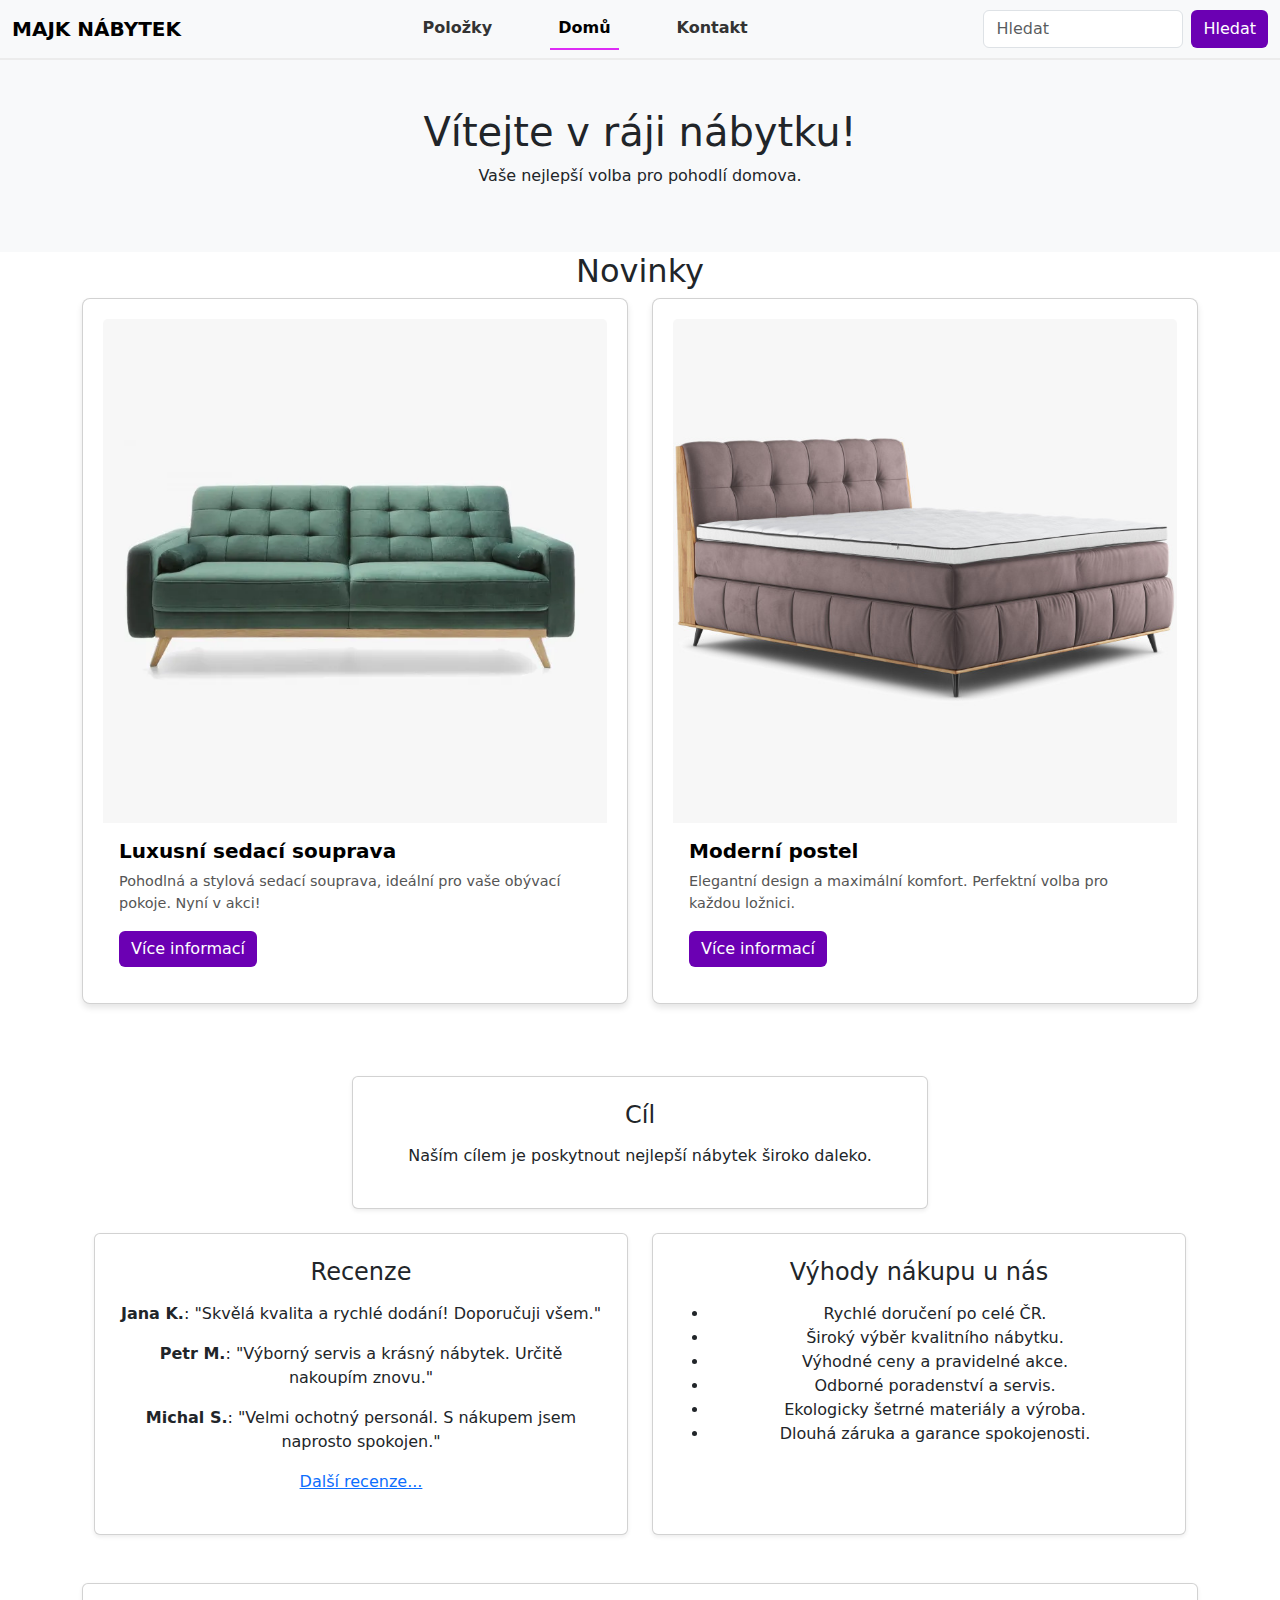
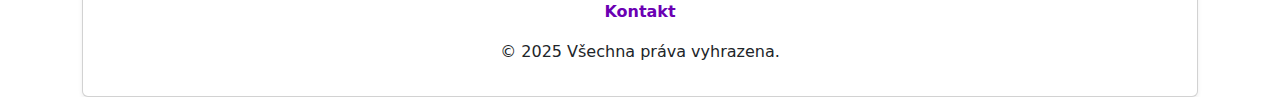
<file: index.html>
<!DOCTYPE html>
<html lang="en">
<head>
    <meta charset="UTF-8">
    <meta name="viewport" content="width=device-width, initial-scale=1.0">
    <title>Eshop</title>
    <link rel="stylesheet" href="style.css">
    <link href="https://cdn.jsdelivr.net/npm/bootstrap@5.3.0-alpha1/dist/css/bootstrap.min.css" rel="stylesheet">
</head>
<style>
  .btn-custom {
          background-color: #6b00b3;
          color: white;
          border: none;
      }

  .btn-custom:hover {
          background-color: #6b00b3;
      }
</style>
<body>

    <nav class="navbar navbar-expand-lg bg-body-tertiary">
        <div class="container-fluid">
          <a class="navbar-brand">MAJK NÁBYTEK</a>
          <button class="navbar-toggler" type="button" data-bs-toggle="collapse" data-bs-target="#navbarNav" aria-controls="navbarNav" aria-expanded="false" aria-label="Toggle navigation">
            <span class="navbar-toggler-icon"></span>
          </button>
          <div class="collapse navbar-collapse" id="navbarNav">
            <ul class="navbar-nav">
              <li class="nav-item">
                <a class="nav-link" href="polozky.html">Položky</a>
              </li>
              <li class="nav-item">
                <a class="nav-link active" aria-current="page" href="index.html">Domů</a>
              </li>
              <li class="nav-item">
                <a class="nav-link" href="kontakt.html">Kontakt</a>
              </li>
            </ul>
            <form class="d-flex" role="search">
              <input class="form-control me-2" type="search" placeholder="Hledat" aria-label="Hledat">
              <button class="btn btn-custom" type="submit">Hledat</button>
            </form>
          </div>
        </div>
      </nav>

      <header class="text-center p-5 bg-light">
        <h1>Vítejte v ráji nábytku!</h1>
        <p>Vaše nejlepší volba pro pohodlí domova.</p>
      </header>

      <section id="novinky" class="container mb-5">
        <h2 class="text-center">Novinky</h2>
        <div class="row">
          <div class="col-md-6 mb-4">
            <div class="card">
              <img src="images/nova-sedacka.png" class="card-img-top" alt="Nová sedací souprava">
              <div class="card-body">
                <h5 class="card-title">Luxusní sedací souprava</h5>
                <p class="card-text">Pohodlná a stylová sedací souprava, ideální pro vaše obývací pokoje. Nyní v akci!</p>
                <button class="btn btn-custom">Více informací</button>
              </div>
            </div>
          </div>
          <div class="col-md-6 mb-4">
            <div class="card">
              <img src="images/nova-postel.png" class="card-img-top" alt="Moderní postel">
              <div class="card-body">
                <h5 class="card-title">Moderní postel</h5>
                <p class="card-text">Elegantní design a maximální komfort. Perfektní volba pro každou ložnici.</p>
                <button class="btn btn-custom">Více informací</button>
              </div>
            </div>
          </div>
        </div>
      </section>


      <section id="info" class="container mb-5 text-center">
        <div class="row justify-content-center">
          <div class="col-12">
            <div class="card p-4 shadow-sm">
              <h2>Cíl</h2>
              <p>Naším cílem je poskytnout nejlepší nábytek široko daleko.</p>
            </div>
          </div>
        </div>
        <div class="row mt-4">
          <div class="col-md-6">
            <div class="card p-4 shadow-sm h-100">
              <h2>Recenze</h2>
              <p><strong>Jana K.</strong>: "Skvělá kvalita a rychlé dodání! Doporučuji všem."</p>
              <p><strong>Petr M.</strong>: "Výborný servis a krásný nábytek. Určitě nakoupím znovu."</p>
              <p><strong>Michal S.</strong>: "Velmi ochotný personál. S nákupem jsem naprosto spokojen."</p>
              <p><a href="#">Další recenze...</a></p>
            </div>
          </div>
          <div class="col-md-6">
            <div class="card p-4 shadow-sm h-100">
              <h2>Výhody nákupu u nás</h2>
              <ul>
                <li>Rychlé doručení po celé ČR.</li>
                <li>Široký výběr kvalitního nábytku.</li>
                <li>Výhodné ceny a pravidelné akce.</li>
                <li>Odborné poradenství a servis.</li>
                <li>Ekologicky šetrné materiály a výroba.</li>
                <li> Dlouhá záruka a garance spokojenosti.</li>
              </ul>
            </div>
          </div>
        </div>
      </section>
      
      <footer class="container mt-5">
        <div class="card p-3 shadow-sm text-center">
          <p><a href="kontakt.html" class="footer-link">Kontakt</a></p>
          <p>&copy; 2025 Všechna práva vyhrazena.</p>
        </div>
      </footer>

    <script src="https://cdn.jsdelivr.net/npm/bootstrap@5.3.0-alpha1/dist/js/bootstrap.bundle.min.js"></script>
</body>
</html>
</file>
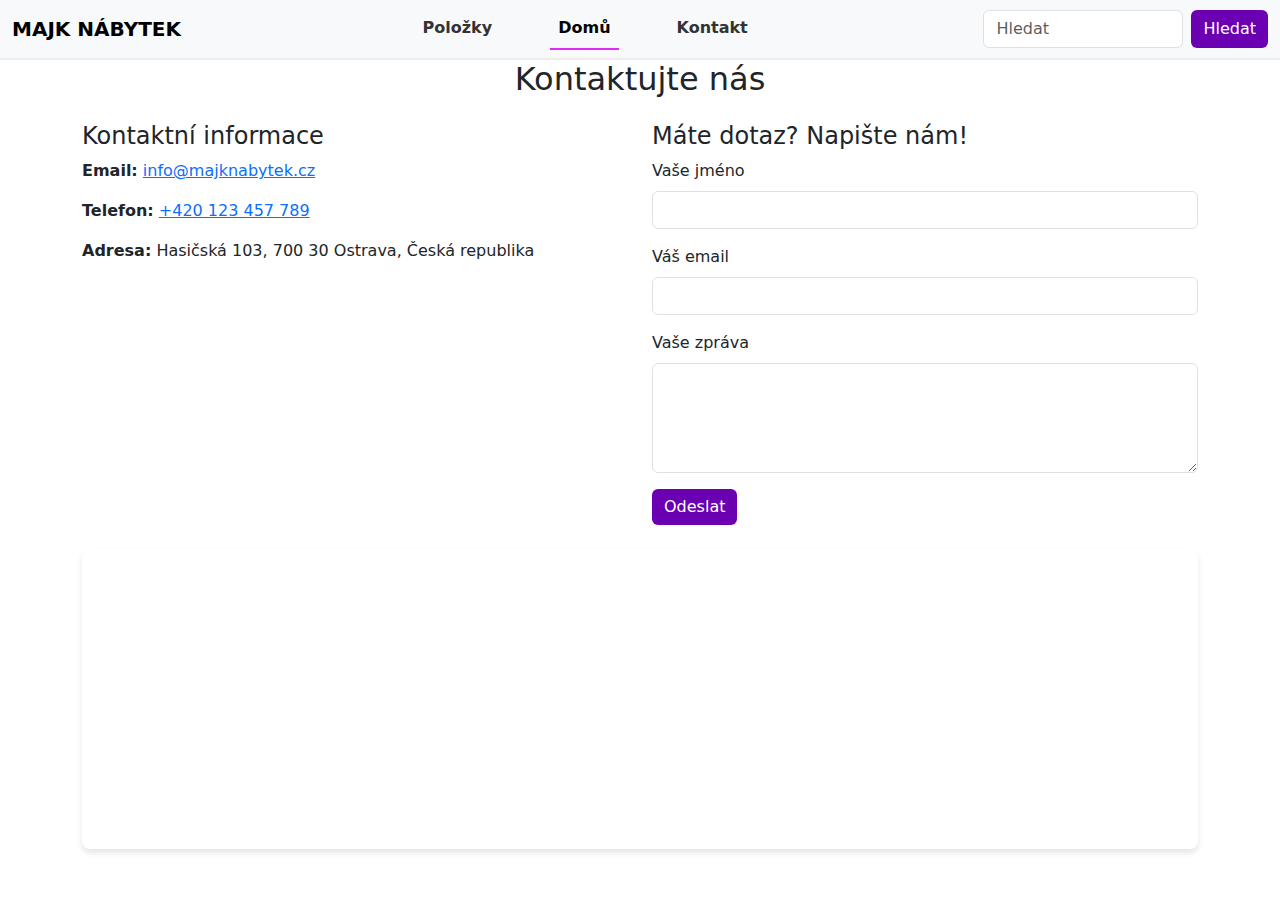
<file: kontakt.html>
<!DOCTYPE html>
<html lang="cs">
<head>
    <meta charset="UTF-8">
    <meta name="viewport" content="width=device-width, initial-scale=1.0">
    <title>Eshop</title>
    <link rel="stylesheet" href="style.css">
    <link href="https://cdn.jsdelivr.net/npm/bootstrap@5.3.0-alpha1/dist/css/bootstrap.min.css" rel="stylesheet">
</head>
<style>
    .btn-custom {
            background-color: #6b00b3;
            color: white;
            border: none;
        }

    .btn-custom:hover {
            background-color: #6b00b3;
        }
</style>
<body>
    <nav class="navbar navbar-expand-lg bg-body-tertiary">
        <div class="container-fluid">
          <a class="navbar-brand">MAJK NÁBYTEK</a>
          <button class="navbar-toggler" type="button" data-bs-toggle="collapse" data-bs-target="#navbarNav" aria-controls="navbarNav" aria-expanded="false" aria-label="Toggle navigation">
            <span class="navbar-toggler-icon"></span>
          </button>
          <div class="collapse navbar-collapse" id="navbarNav">
            <ul class="navbar-nav">
              <li class="nav-item">
                <a class="nav-link" href="polozky.html">Položky</a>
              </li>
              <li class="nav-item">
                <a class="nav-link active" aria-current="page" href="index.html">Domů</a>
              </li>
              <li class="nav-item">
                <a class="nav-link" href="kontakt.html">Kontakt</a>
              </li>
            </ul>
            <form class="d-flex" role="search">
                <input class="form-control me-2" type="search" placeholder="Hledat" aria-label="Hledat">
                <button class="btn btn-custom" type="submit">Hledat</button>
              </form>
          </div>
        </div>
      </nav>

    <section id="kontakt" class="container mb-5">
        <h2 class="text-center mb-4">Kontaktujte nás</h2>

        <div class="row mb-4">
            <div class="col-md-6">
                <h4>Kontaktní informace</h4>
                <p><strong>Email:</strong> <a href="mailto:info@majknabytek.cz">info@majknabytek.cz</a></p>
                <p><strong>Telefon:</strong> <a href="tel:+420123456789">+420 123 457 789</a></p>
                <p><strong>Adresa:</strong> Hasičská 103, 700 30 Ostrava, Česká republika</p>
            </div>

            <div class="col-md-6">
                <h4>Máte dotaz? Napište nám!</h4>
                <form action="#" method="POST">
                    <div class="mb-3">
                        <label for="name" class="form-label">Vaše jméno</label>
                        <input type="text" class="form-control" id="name" required>
                    </div>
                    <div class="mb-3">
                        <label for="email" class="form-label">Váš email</label>
                        <input type="email" class="form-control" id="email" required>
                    </div>
                    <div class="mb-3">
                        <label for="message" class="form-label">Vaše zpráva</label>
                        <textarea class="form-control" id="message" rows="4" required></textarea>
                    </div>
                    <button type="submit" class="btn btn-custom">Odeslat</button>
                </form>
            </div>
        </div>

        <div class="map-container mb-4">
            <iframe src="https://www.google.com/maps/embed?pb=!1m18!1m12!1m3!1d2579.2811380938287!2d18.26533927631844!3d49.79076577111801!2m3!1f0!2f0!3f0!3m2!1i1024!2i768!4f13.1!3m3!1m2!1s0x4713e16e077dd0c3%3A0x11ef19d2f59303b9!2zSGFzacWhxaDDqXNrw6EgMTAwMywgNzAwIDMwIE9zdHJhdmEtamloLUhyYWJ1dsOtaw!5e0!3m2!1scs!2scz!4v1700000000000!5m2!1scs!2scz" width="100%" height="300" style="border:0;" allowfullscreen="" loading="lazy"></iframe>
        </div>
    </section>
    <script src="https://cdn.jsdelivr.net/npm/bootstrap@5.3.0-alpha1/dist/js/bootstrap.bundle.min.js"></script>
</body>
</html>
</file>
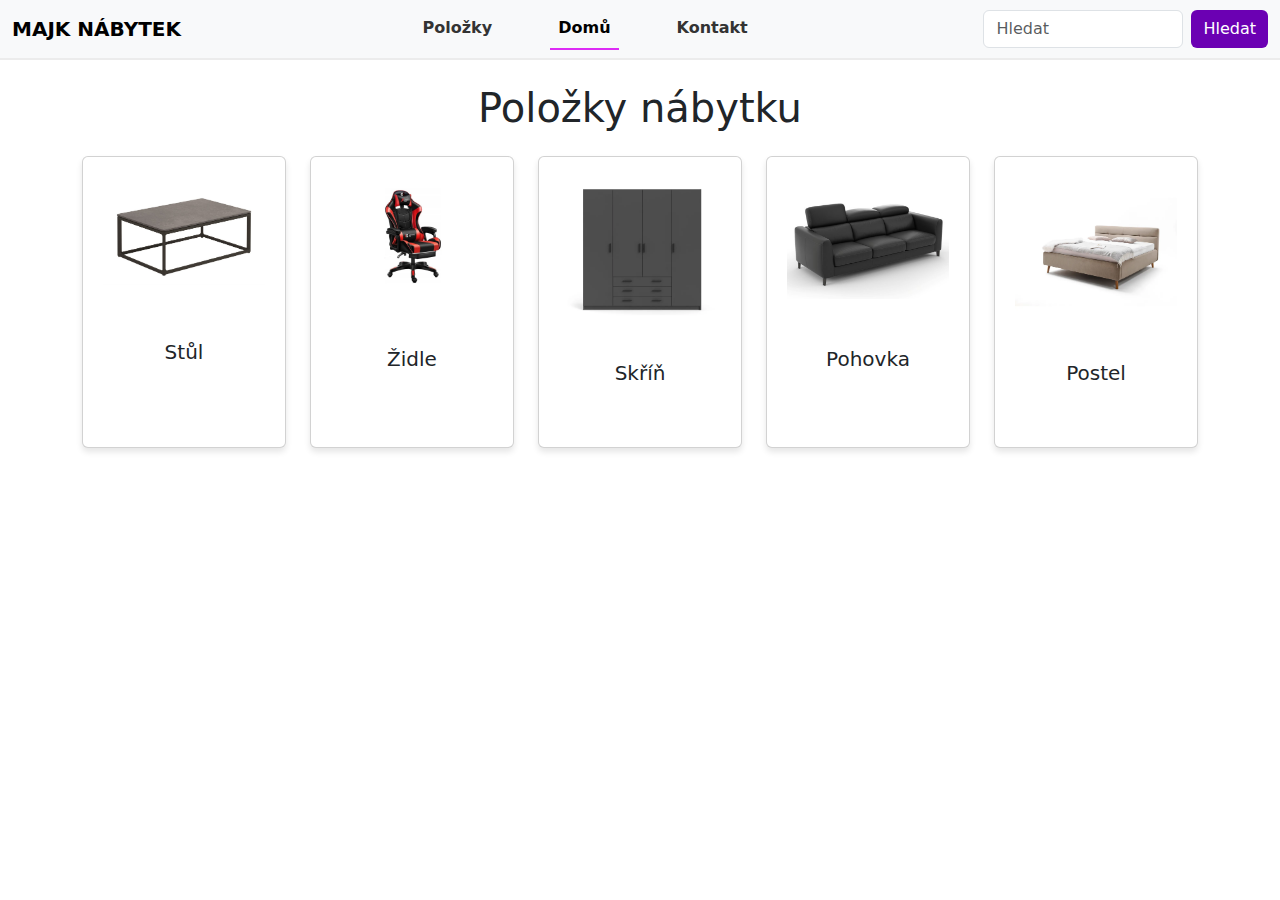
<file: polozky.html>
<!DOCTYPE html>
<html lang="en">
<head>
    <meta charset="UTF-8">
    <meta name="viewport" content="width=device-width, initial-scale=1.0">
    <title>Eshop</title>
    <link rel="stylesheet" href="style.css">
    <link href="https://cdn.jsdelivr.net/npm/bootstrap@5.3.0-alpha1/dist/css/bootstrap.min.css" rel="stylesheet">
    <style>
        .card {
            transition: transform 0.3s ease;
            height: 100%;
            display: flex;
            flex-direction: column;
            justify-content: space-between;
        }

        .card:hover {
            transform: scale(1.1);
        }

        .card-body {
            display: flex;
            align-items: center;
            justify-content: center;
            height: 100px;
        }

        .card img {
            max-height: 150px;
            object-fit: cover;
        }
        .btn-custom {
            background-color: #6b00b3;
            color: white;
            border: none;
        }

        .btn-custom:hover {
            background-color: #6b00b3;
        }
    </style>
</head>
<body>

  <nav class="navbar navbar-expand-lg bg-body-tertiary">
    <div class="container-fluid">
      <a class="navbar-brand">MAJK NÁBYTEK</a>
      <button class="navbar-toggler" type="button" data-bs-toggle="collapse" data-bs-target="#navbarNav" aria-controls="navbarNav" aria-expanded="false" aria-label="Toggle navigation">
        <span class="navbar-toggler-icon"></span>
      </button>
      <div class="collapse navbar-collapse" id="navbarNav">
        <ul class="navbar-nav">
          <li class="nav-item">
            <a class="nav-link" href="polozky.html">Položky</a> 
          </li>
          <li class="nav-item">
            <a class="nav-link active" aria-current="page" href="index.html">Domů</a>
          </li>
          <li class="nav-item">
            <a class="nav-link" href="kontakt.html">Kontakt</a>
          </li>
        </ul>
        <form class="d-flex" role="search">
          <input class="form-control me-2" type="search" placeholder="Hledat" aria-label="Hledat">
          <button class="btn btn-custom" type="submit">Hledat</button>
        </form>
      </div>
    </div>
  </nav>

  <div class="container mt-4">
    <h1 class="text-center mb-4">Položky nábytku</h1>
    <div class="row row-cols-1 row-cols-sm-2 row-cols-md-3 row-cols-lg-5 g-4">
        <div class="col">
            <div class="card" onclick="window.location.href='store-inv/stoly.html'" style="cursor: pointer;">
                <img src="images/stul.png" class="card-img-top" alt="Stůl">
                <div class="card-body">
                    <h5 class="card-title">Stůl</h5>
                </div>
            </div>
        </div>
        <div class="col">
            <div class="card" onclick="window.location.href='store-inv/zidle.html'" style="cursor: pointer;">
                <img src="images/cervena-zidle.png" class="card-img-top" alt="Židle">
                <div class="card-body">
                    <h5 class="card-title">Židle</h5>
                </div>
            </div>
        </div>
        <div class="col">
            <div class="card" onclick="window.location.href='store-inv/skrine.html'" style="cursor: pointer;">
                <img src="images/skrin.png" class="card-img-top" alt="Skříň">
                <div class="card-body">
                    <h5 class="card-title">Skříň</h5>
                </div>
            </div>
        </div>
        <div class="col">
            <div class="card" onclick="window.location.href='store-inv/pohovky.html'" style="cursor: pointer;">
                <img src="images/pohovka.png" class="card-img-top" alt="Pohovka">
                <div class="card-body">
                    <h5 class="card-title">Pohovka</h5>
                </div>
            </div>
        </div>
        <div class="col">
            <div class="card" onclick="window.location.href='store-inv/postele.html'" style="cursor: pointer;">
                <img src="images/postel.png" class="card-img-top" alt="Postel">
                <div class="card-body">
                    <h5 class="card-title">Postel</h5>
                </div>
            </div>
        </div>
    </div>
</div>


    <script src="https://cdn.jsdelivr.net/npm/bootstrap@5.3.0-alpha1/dist/js/bootstrap.bundle.min.js"></script>
</body>
</html>
</file>
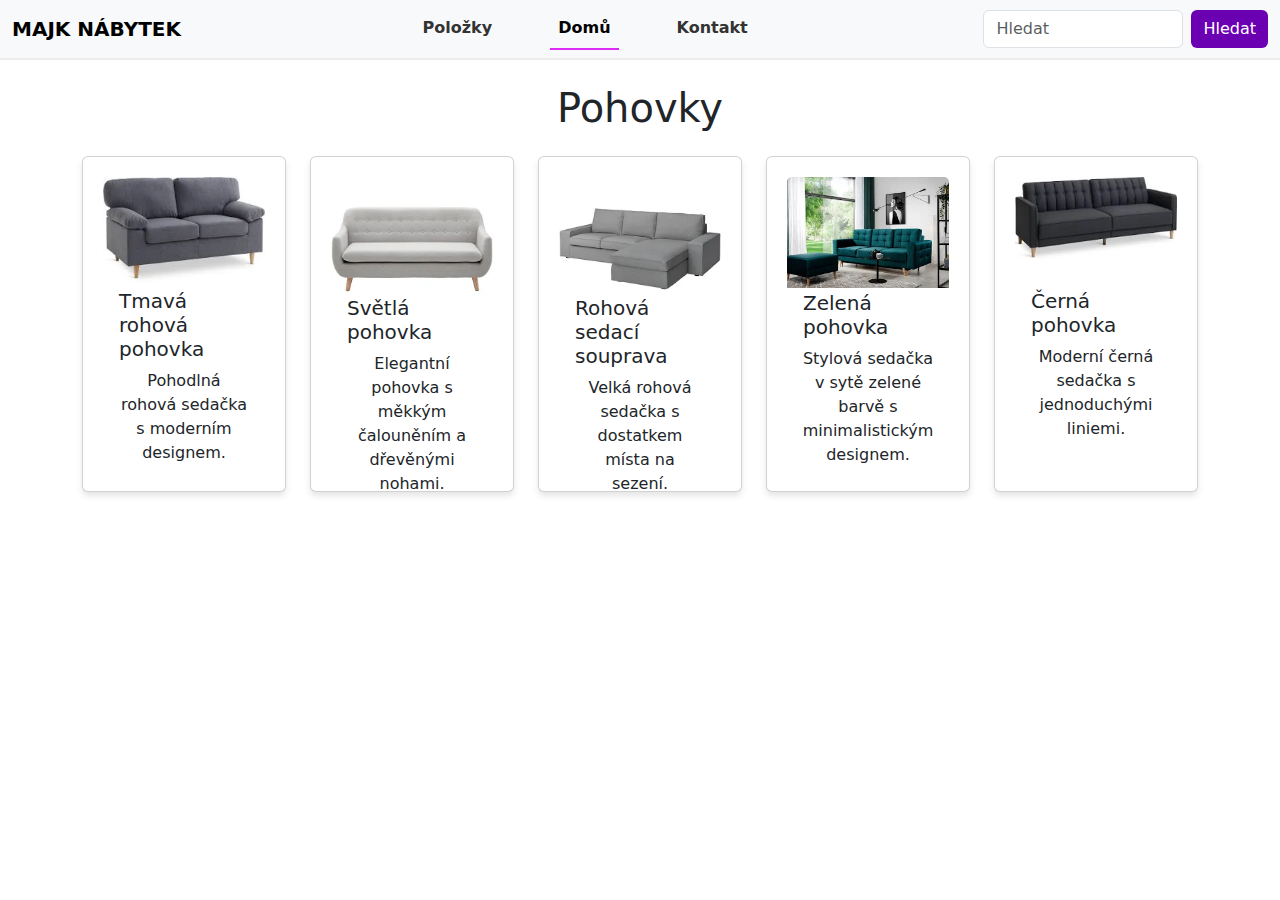
<file: store-inv/pohovky.html>
<!DOCTYPE html>
<html lang="en">
<head>
    <meta charset="UTF-8">
    <meta name="viewport" content="width=device-width, initial-scale=1.0">
    <title>Eshop</title>
    <link rel="stylesheet" href="../style.css">
    <link href="https://cdn.jsdelivr.net/npm/bootstrap@5.3.0-alpha1/dist/css/bootstrap.min.css" rel="stylesheet">
    <style>
        .card {
            transition: transform 0.3s ease;
            height: 100%;
            display: flex;
            flex-direction: column;
            justify-content: space-between;
        }

        .card:hover {
            transform: scale(1.1);
        }

        .card-text {
        text-align: center;
        }

        .card-body {
            display: flex;
            flex-direction: column;
            align-items: center;
            justify-content: center;
            height: 150px;
        }

        .card img {
            max-height: 150px;
            object-fit: cover;
        }
        .btn-custom {
            background-color: #6b00b3;
            color: white;
            border: none;
        }

        .btn-custom:hover {
            background-color: #6b00b3;
        }
    </style>
</head>
<body>

  <nav class="navbar navbar-expand-lg bg-body-tertiary">
    <div class="container-fluid">
      <a class="navbar-brand">MAJK NÁBYTEK</a>
      <button class="navbar-toggler" type="button" data-bs-toggle="collapse" data-bs-target="#navbarNav" aria-controls="#navbarNav" aria-expanded="false" aria-label="Toggle navigation">
        <span class="navbar-toggler-icon"></span>
      </button>
      <div class="collapse navbar-collapse" id="navbarNav">
        <ul class="navbar-nav">
          <li class="nav-item">
            <a class="nav-link" href="../polozky.html">Položky</a>
          </li>
          <li class="nav-item">
            <a class="nav-link active" aria-current="page" href="../index.html">Domů</a>
          </li>
          <li class="nav-item">
            <a class="nav-link" href="../kontakt.html">Kontakt</a>
          </li>
        </ul>
        <form class="d-flex" role="search">
          <input class="form-control me-2" type="search" placeholder="Hledat" aria-label="Hledat">
          <button class="btn btn-custom" type="submit">Hledat</button>
        </form>
      </div>
    </div>
  </nav>

  <div class="container mt-4">
    <h1 class="text-center mb-4">Pohovky</h1>
    <div class="row row-cols-1 row-cols-sm-2 row-cols-md-3 row-cols-lg-5 g-4">
        <div class="col">
            <div class="card">
                <img src="../images-inv/pohovka1.png" class="card-img-top" alt="Stůl">
                <div class="card-body">
                    <h5 class="card-title">Tmavá rohová pohovka</h5>
                    <p class="card-text">Pohodlná rohová sedačka s moderním designem.</p>
                </div>
            </div>
        </div>
        <div class="col">
            <div class="card">
                <img src="../images-inv/pohovka2.png" class="card-img-top" alt="Stůl">
                <div class="card-body">
                    <h5 class="card-title">Světlá pohovka</h5>
                    <p class="card-text">Elegantní pohovka s měkkým čalouněním a dřevěnými nohami.</p>
                </div>
            </div>
        </div>
        <div class="col">
            <div class="card">
                <img src="../images-inv/pohovka3.png" class="card-img-top" alt="Stůl">
                <div class="card-body">
                    <h5 class="card-title">Rohová sedací souprava</h5>
                    <p class="card-text">Velká rohová sedačka s dostatkem místa na sezení.</p>
                </div>
            </div>
        </div>
        <div class="col">
            <div class="card">
                <img src="../images-inv/pohovka4.png" class="card-img-top" alt="Stůl">
                <div class="card-body">
                    <h5 class="card-title">Zelená pohovka</h5>
                    <p class="card-text">Stylová sedačka v sytě zelené barvě s minimalistickým designem.</p>
                </div>
            </div>
        </div>
        <div class="col">
            <div class="card">
                <img src="../images-inv/pohovka5.png" class="card-img-top" alt="Stůl">
                <div class="card-body">
                    <h5 class="card-title">Černá pohovka</h5>
                    <p class="card-text">Moderní černá sedačka s jednoduchými liniemi.</p>
                </div>
            </div>
        </div>
    </div>
</div>

    <script src="https://cdn.jsdelivr.net/npm/bootstrap@5.3.0-alpha1/dist/js/bootstrap.bundle.min.js"></script>
</body>
</html>
</file>
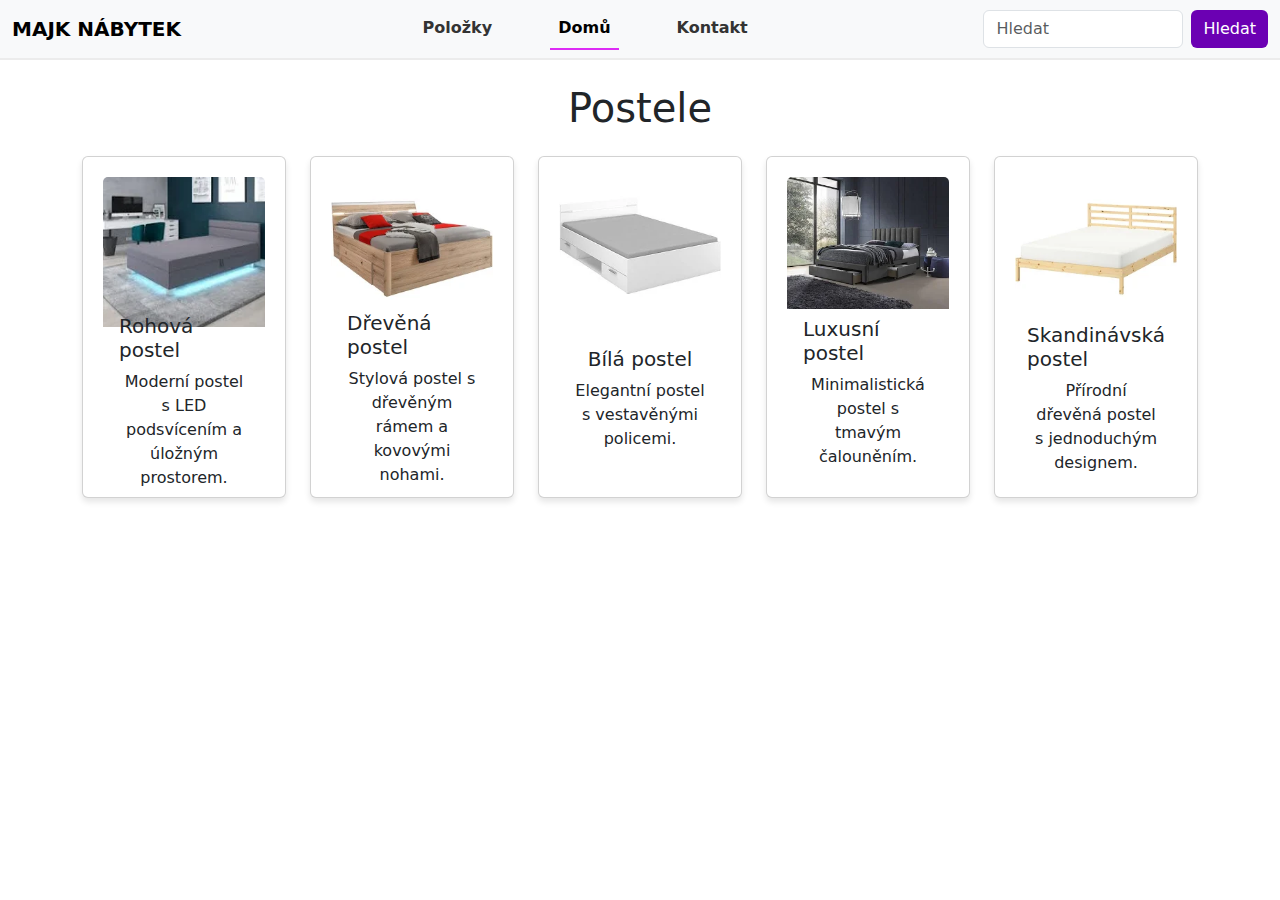
<file: store-inv/postele.html>
<!DOCTYPE html>
<html lang="en">
<head>
    <meta charset="UTF-8">
    <meta name="viewport" content="width=device-width, initial-scale=1.0">
    <title>Eshop</title>
    <link rel="stylesheet" href="../style.css">
    <link href="https://cdn.jsdelivr.net/npm/bootstrap@5.3.0-alpha1/dist/css/bootstrap.min.css" rel="stylesheet">
    <style>
        .card {
            transition: transform 0.3s ease;
            height: 100%;
            display: flex;
            flex-direction: column;
            justify-content: space-between;
        }

        .card:hover {
            transform: scale(1.1);
        }

        .card-text {
        text-align: center;
        }

        .card-body {
            display: flex;
            flex-direction: column;
            align-items: center;
            justify-content: center;
            height: 150px;
        }

        .card img {
            max-height: 150px;
            object-fit: cover;
        }
        .btn-custom {
            background-color: #6b00b3;
            color: white;
            border: none;
        }

        .btn-custom:hover {
            background-color: #6b00b3;
        }
    </style>
</head>
<body>

  <nav class="navbar navbar-expand-lg bg-body-tertiary">
    <div class="container-fluid">
      <a class="navbar-brand">MAJK NÁBYTEK</a>
      <button class="navbar-toggler" type="button" data-bs-toggle="collapse" data-bs-target="#navbarNav" aria-controls="#navbarNav" aria-expanded="false" aria-label="Toggle navigation">
        <span class="navbar-toggler-icon"></span>
      </button>
      <div class="collapse navbar-collapse" id="navbarNav">
        <ul class="navbar-nav">
          <li class="nav-item">
            <a class="nav-link" href="../polozky.html">Položky</a>
          </li>
          <li class="nav-item">
            <a class="nav-link active" aria-current="page" href="../index.html">Domů</a>
          </li>
          <li class="nav-item">
            <a class="nav-link" href="../kontakt.html">Kontakt</a>
          </li>
        </ul>
        <form class="d-flex" role="search">
          <input class="form-control me-2" type="search" placeholder="Hledat" aria-label="Hledat">
          <button class="btn btn-custom" type="submit">Hledat</button>
        </form>
      </div>
    </div>
  </nav>

  <div class="container mt-4">
    <h1 class="text-center mb-4">Postele</h1>
    <div class="row row-cols-1 row-cols-sm-2 row-cols-md-3 row-cols-lg-5 g-4">
        <div class="col">
            <div class="card">
                <img src="../images-inv/postel1.png" class="card-img-top" alt="Stůl">
                <div class="card-body">
                    <h5 class="card-title">Rohová postel</h5>
                    <p class="card-text">Moderní postel s LED podsvícením a úložným prostorem.</p>
                </div>
            </div>
        </div>
        <div class="col">
            <div class="card">
                <img src="../images-inv/postel2.png" class="card-img-top" alt="Stůl">
                <div class="card-body">
                    <h5 class="card-title">Dřevěná postel</h5>
                    <p class="card-text">Stylová postel s dřevěným rámem a kovovými nohami.</p>
                </div>
            </div>
        </div>
        <div class="col">
            <div class="card">
                <img src="../images-inv/postel3.png" class="card-img-top" alt="Stůl">
                <div class="card-body">
                    <h5 class="card-title">Bílá postel</h5>
                    <p class="card-text">Elegantní postel s vestavěnými policemi.</p>
                </div>
            </div>
        </div>
        <div class="col">
            <div class="card">
                <img src="../images-inv/postel4.png" class="card-img-top" alt="Stůl">
                <div class="card-body">
                    <h5 class="card-title">Luxusní postel</h5>
                    <p class="card-text">Minimalistická postel s tmavým čalouněním.</p>
                </div>
            </div>
        </div>
        <div class="col">
            <div class="card">
                <img src="../images-inv/postel5.png" class="card-img-top" alt="Stůl">
                <div class="card-body">
                    <h5 class="card-title">Skandinávská postel</h5>
                    <p class="card-text">Přírodní dřevěná postel s jednoduchým designem.</p>
                </div>
            </div>
        </div>
    </div>
</div>

    <script src="https://cdn.jsdelivr.net/npm/bootstrap@5.3.0-alpha1/dist/js/bootstrap.bundle.min.js"></script>
</body>
</html>
</file>
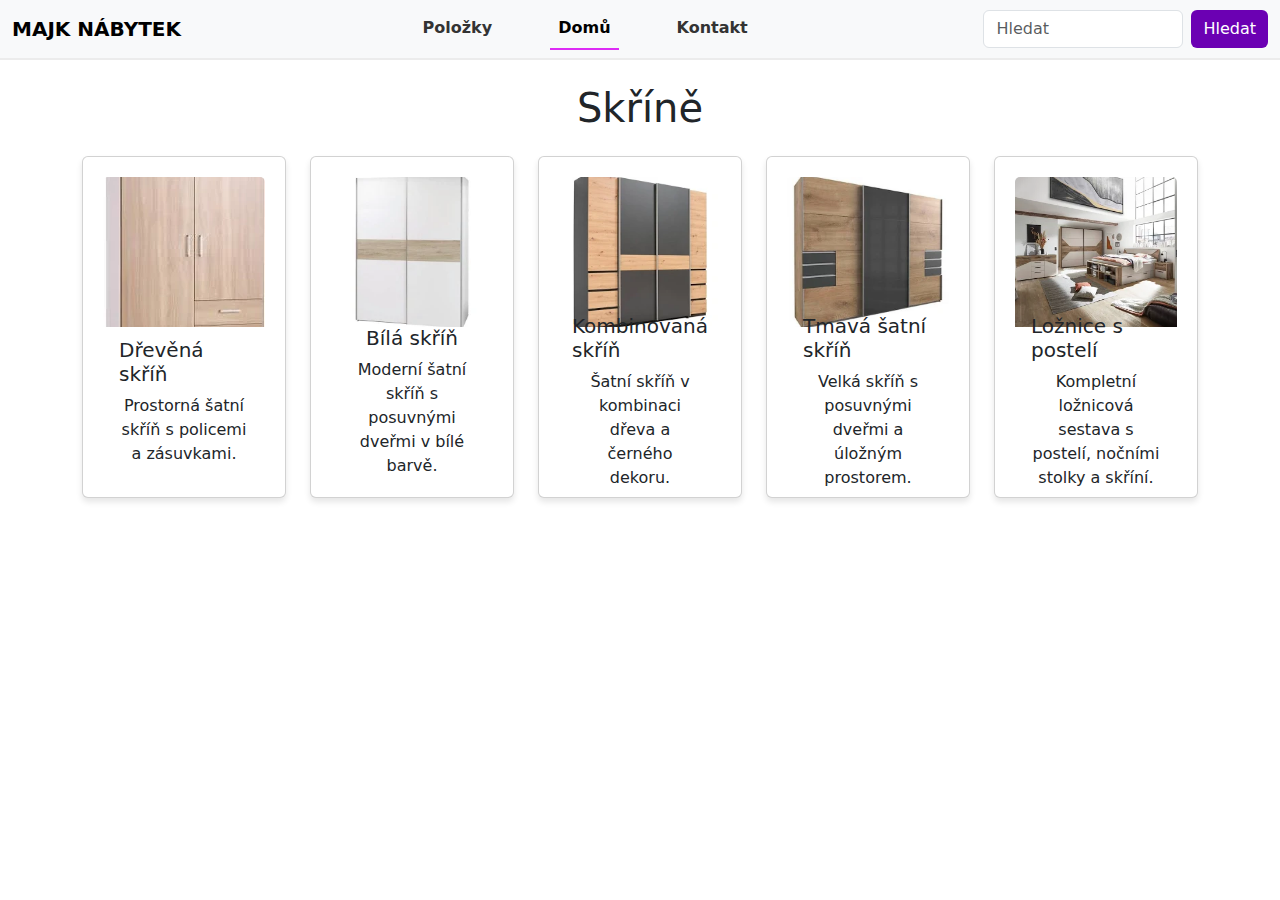
<file: store-inv/skrine.html>
<!DOCTYPE html>
<html lang="en">
<head>
    <meta charset="UTF-8">
    <meta name="viewport" content="width=device-width, initial-scale=1.0">
    <title>Eshop</title>
    <link rel="stylesheet" href="../style.css">
    <link href="https://cdn.jsdelivr.net/npm/bootstrap@5.3.0-alpha1/dist/css/bootstrap.min.css" rel="stylesheet">
    <style>
        .card {
            transition: transform 0.3s ease;
            height: 100%;
            display: flex;
            flex-direction: column;
            justify-content: space-between;
        }

        .card:hover {
            transform: scale(1.1);
        }

        .card-text {
        text-align: center;
        }

        .card-body {
            display: flex;
            flex-direction: column;
            align-items: center;
            justify-content: center;
            height: 150px;
        }

        .card img {
            max-height: 150px;
            object-fit: cover;
        }
        .btn-custom {
            background-color: #6b00b3;
            color: white;
            border: none;
        }

        .btn-custom:hover {
            background-color: #6b00b3;
        }
    </style>
</head>
<body>

  <nav class="navbar navbar-expand-lg bg-body-tertiary">
    <div class="container-fluid">
      <a class="navbar-brand">MAJK NÁBYTEK</a>
      <button class="navbar-toggler" type="button" data-bs-toggle="collapse" data-bs-target="#navbarNav" aria-controls="#navbarNav" aria-expanded="false" aria-label="Toggle navigation">
        <span class="navbar-toggler-icon"></span>
      </button>
      <div class="collapse navbar-collapse" id="navbarNav">
        <ul class="navbar-nav">
          <li class="nav-item">
            <a class="nav-link" href="../polozky.html">Položky</a>
          </li>
          <li class="nav-item">
            <a class="nav-link active" aria-current="page" href="../index.html">Domů</a>
          </li>
          <li class="nav-item">
            <a class="nav-link" href="../kontakt.html">Kontakt</a>
          </li>
        </ul>
        <form class="d-flex" role="search">
          <input class="form-control me-2" type="search" placeholder="Hledat" aria-label="Hledat">
          <button class="btn btn-custom" type="submit">Hledat</button>
        </form>
      </div>
    </div>
  </nav>

  <div class="container mt-4">
    <h1 class="text-center mb-4">Skříně</h1>
    <div class="row row-cols-1 row-cols-sm-2 row-cols-md-3 row-cols-lg-5 g-4">
        <div class="col">
            <div class="card">
                <img src="../images-inv/skrin1.png" class="card-img-top" alt="Stůl">
                <div class="card-body">
                    <h5 class="card-title">Dřevěná skříň</h5>
                    <p class="card-text">Prostorná šatní skříň s policemi a zásuvkami.</p>
                </div>
            </div>
        </div>
        <div class="col">
            <div class="card">
                <img src="../images-inv/skrin2.png" class="card-img-top" alt="Stůl">
                <div class="card-body">
                    <h5 class="card-title">Bílá skříň</h5>
                    <p class="card-text">Moderní šatní skříň s posuvnými dveřmi v bílé barvě.</p>
                </div>
            </div>
        </div>
        <div class="col">
            <div class="card">
                <img src="../images-inv/skrin3.png" class="card-img-top" alt="Stůl">
                <div class="card-body">
                    <h5 class="card-title">Kombinovaná skříň</h5>
                    <p class="card-text">Šatní skříň v kombinaci dřeva a černého dekoru.</p>
                </div>
            </div>
        </div>
        <div class="col">
            <div class="card">
                <img src="../images-inv/skrin4.png" class="card-img-top" alt="Stůl">
                <div class="card-body">
                    <h5 class="card-title">Tmavá šatní skříň</h5>
                    <p class="card-text">Velká skříň s posuvnými dveřmi a úložným prostorem.</p>
                </div>
            </div>
        </div>
        <div class="col">
            <div class="card">
                <img src="../images-inv/skrin5.png" class="card-img-top" alt="Stůl">
                <div class="card-body">
                    <h5 class="card-title">Ložnice s postelí</h5>
                    <p class="card-text">Kompletní ložnicová sestava s postelí, nočními stolky a skříní.</p>
                </div>
            </div>
        </div>
    </div>
</div>

    <script src="https://cdn.jsdelivr.net/npm/bootstrap@5.3.0-alpha1/dist/js/bootstrap.bundle.min.js"></script>
</body>
</html>
</file>
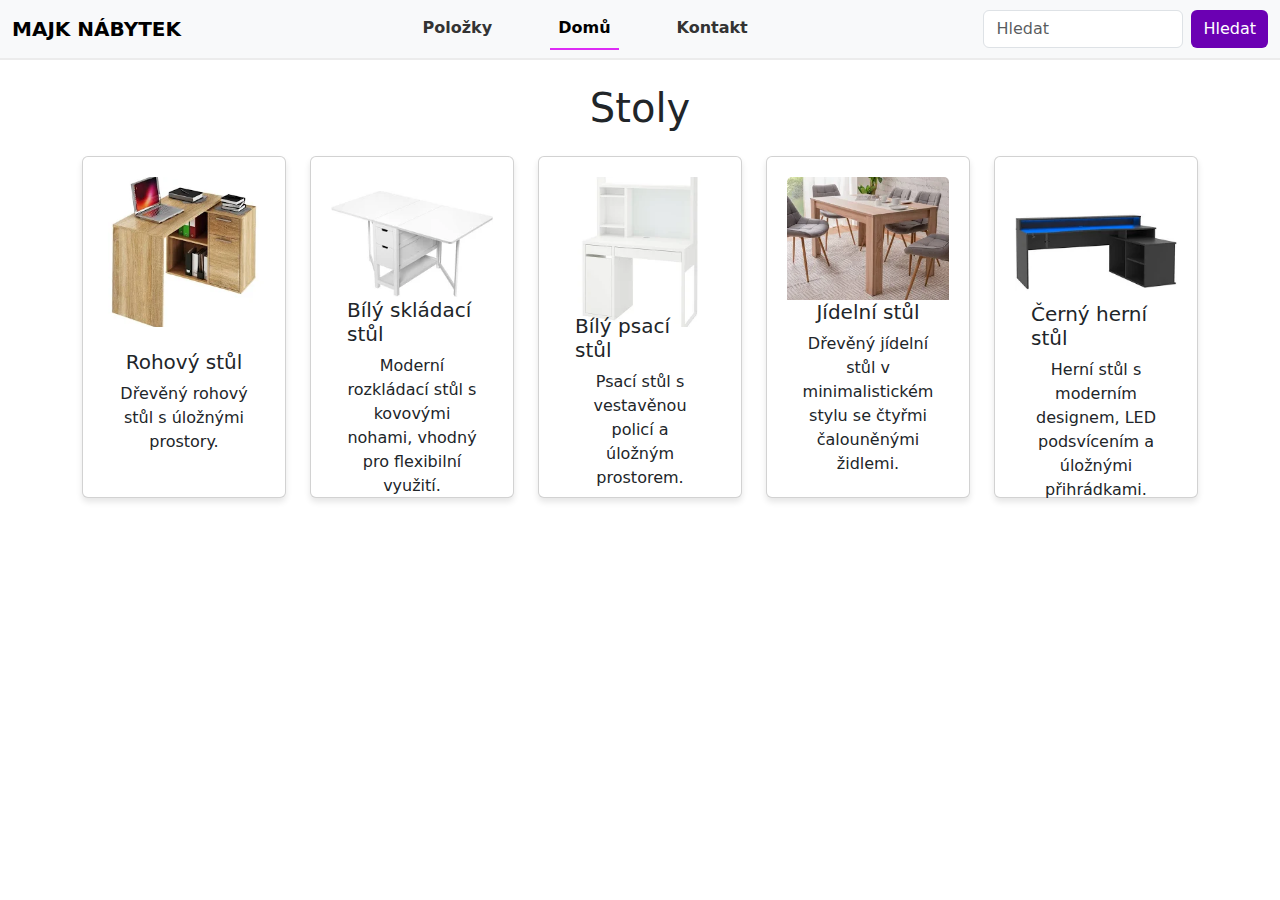
<file: store-inv/stoly.html>
<!DOCTYPE html>
<html lang="en">
<head>
    <meta charset="UTF-8">
    <meta name="viewport" content="width=device-width, initial-scale=1.0">
    <title>Eshop</title>
    <link rel="stylesheet" href="../style.css">
    <link href="https://cdn.jsdelivr.net/npm/bootstrap@5.3.0-alpha1/dist/css/bootstrap.min.css" rel="stylesheet">
    <style>
        .card {
            transition: transform 0.3s ease;
            height: 100%;
            display: flex;
            flex-direction: column;
            justify-content: space-between;
        }

        .card:hover {
            transform: scale(1.1);
        }

        .card-text {
        text-align: center;
        }

        .card-body {
            display: flex;
            flex-direction: column;
            align-items: center;
            justify-content: center;
            height: 150px;
        }

        .card img {
            max-height: 150px;
            object-fit: cover;
        }
        .btn-custom {
            background-color: #6b00b3;
            color: white;
            border: none;
        }

        .btn-custom:hover {
            background-color: #6b00b3;
        }
    </style>
</head>
<body>

  <nav class="navbar navbar-expand-lg bg-body-tertiary">
    <div class="container-fluid">
      <a class="navbar-brand">MAJK NÁBYTEK</a>
      <button class="navbar-toggler" type="button" data-bs-toggle="collapse" data-bs-target="#navbarNav" aria-controls="#navbarNav" aria-expanded="false" aria-label="Toggle navigation">
        <span class="navbar-toggler-icon"></span>
      </button>
      <div class="collapse navbar-collapse" id="navbarNav">
        <ul class="navbar-nav">
          <li class="nav-item">
            <a class="nav-link" href="../polozky.html">Položky</a>
          </li>
          <li class="nav-item">
            <a class="nav-link active" aria-current="page" href="../index.html">Domů</a>
          </li>
          <li class="nav-item">
            <a class="nav-link" href="../kontakt.html">Kontakt</a>
          </li>
        </ul>
        <form class="d-flex" role="search">
          <input class="form-control me-2" type="search" placeholder="Hledat" aria-label="Hledat">
          <button class="btn btn-custom" type="submit">Hledat</button>
        </form>
      </div>
    </div>
  </nav>

  <div class="container mt-4">
    <h1 class="text-center mb-4">Stoly</h1>
    <div class="row row-cols-1 row-cols-sm-2 row-cols-md-3 row-cols-lg-5 g-4">
        <div class="col">
            <div class="card">
                <img src="../images-inv/stul1.png" class="card-img-top" alt="Stůl">
                <div class="card-body">
                    <h5 class="card-title">Rohový stůl</h5>
                    <p class="card-text">Dřevěný rohový stůl s úložnými prostory.</p>
                </div>
            </div>
        </div>
        <div class="col">
            <div class="card">
                <img src="../images-inv/stul2.png" class="card-img-top" alt="Stůl">
                <div class="card-body">
                    <h5 class="card-title">Bílý skládací stůl</h5>
                    <p class="card-text">Moderní rozkládací stůl s kovovými nohami, vhodný pro flexibilní využití.</p>
                </div>
            </div>
        </div>
        <div class="col">
            <div class="card">
                <img src="../images-inv/stul3.png" class="card-img-top" alt="Stůl">
                <div class="card-body">
                    <h5 class="card-title">Bílý psací stůl</h5>
                    <p class="card-text">Psací stůl s vestavěnou policí a úložným prostorem.</p>
                </div>
            </div>
        </div>
        <div class="col">
            <div class="card">
                <img src="../images-inv/stul4.png" class="card-img-top" alt="Stůl">
                <div class="card-body">
                    <h5 class="card-title">Jídelní stůl</h5>
                    <p class="card-text">Dřevěný jídelní stůl v minimalistickém stylu se čtyřmi čalouněnými židlemi.</p>
                </div>
            </div>
        </div>
        <div class="col">
            <div class="card">
                <img src="../images-inv/stul5.png" class="card-img-top" alt="Stůl">
                <div class="card-body">
                    <h5 class="card-title">Černý herní stůl</h5>
                    <p class="card-text">Herní stůl s moderním designem, LED podsvícením a úložnými přihrádkami.</p>
                </div>
            </div>
        </div>
    </div>
</div>

    <script src="https://cdn.jsdelivr.net/npm/bootstrap@5.3.0-alpha1/dist/js/bootstrap.bundle.min.js"></script>
</body>
</html>
</file>
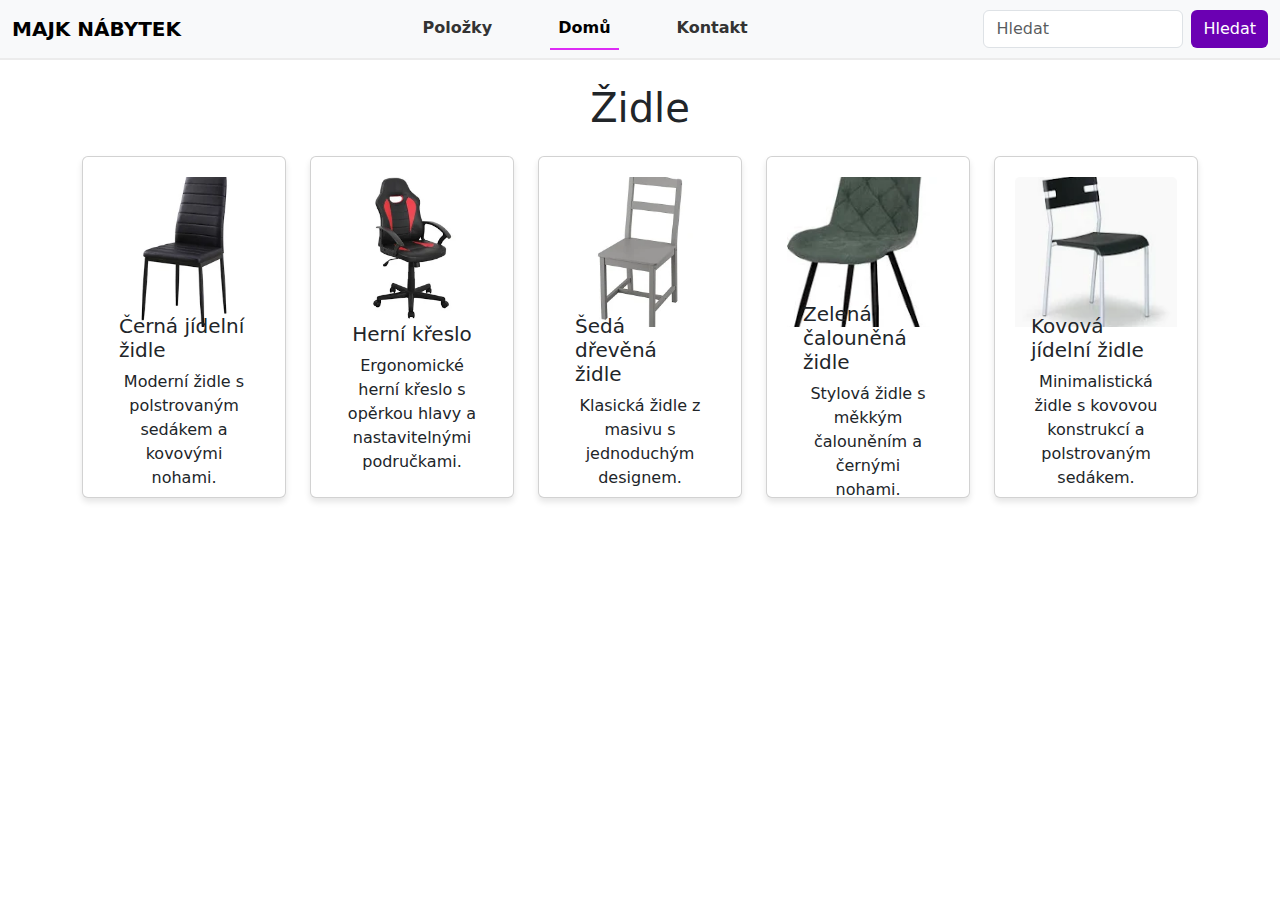
<file: store-inv/zidle.html>
<!DOCTYPE html>
<html lang="en">
<head>
    <meta charset="UTF-8">
    <meta name="viewport" content="width=device-width, initial-scale=1.0">
    <title>Eshop</title>
    <link rel="stylesheet" href="../style.css">
    <link href="https://cdn.jsdelivr.net/npm/bootstrap@5.3.0-alpha1/dist/css/bootstrap.min.css" rel="stylesheet">
    <style>
        .card {
            transition: transform 0.3s ease;
            height: 100%;
            display: flex;
            flex-direction: column;
            justify-content: space-between;
        }

        .card:hover {
            transform: scale(1.1);
        }

        .card-text {
        text-align: center;
        }

        .card-body {
            display: flex;
            flex-direction: column;
            align-items: center;
            justify-content: center;
            height: 150px;
        }

        .card img {
            max-height: 150px;
            object-fit: cover;
        }
        .btn-custom {
            background-color: #6b00b3;
            color: white;
            border: none;
        }

        .btn-custom:hover {
            background-color: #6b00b3;
        }
    </style>
</head>
<body>

  <nav class="navbar navbar-expand-lg bg-body-tertiary">
    <div class="container-fluid">
      <a class="navbar-brand">MAJK NÁBYTEK</a>
      <button class="navbar-toggler" type="button" data-bs-toggle="collapse" data-bs-target="#navbarNav" aria-controls="#navbarNav" aria-expanded="false" aria-label="Toggle navigation">
        <span class="navbar-toggler-icon"></span>
      </button>
      <div class="collapse navbar-collapse" id="navbarNav">
        <ul class="navbar-nav">
          <li class="nav-item">
            <a class="nav-link" href="../polozky.html">Položky</a>
          </li>
          <li class="nav-item">
            <a class="nav-link active" aria-current="page" href="../index.html">Domů</a>
          </li>
          <li class="nav-item">
            <a class="nav-link" href="../kontakt.html">Kontakt</a>
          </li>
        </ul>
        <form class="d-flex" role="search">
          <input class="form-control me-2" type="search" placeholder="Hledat" aria-label="Hledat">
          <button class="btn btn-custom" type="submit">Hledat</button>
        </form>
      </div>
    </div>
  </nav>

  <div class="container mt-4">
    <h1 class="text-center mb-4">Židle</h1>
    <div class="row row-cols-1 row-cols-sm-2 row-cols-md-3 row-cols-lg-5 g-4">
        <div class="col">
            <div class="card">
                <img src="../images-inv/zidle1.png" class="card-img-top" alt="Stůl">
                <div class="card-body">
                    <h5 class="card-title">Černá jídelní židle</h5>
                    <p class="card-text">Moderní židle s polstrovaným sedákem a kovovými nohami.</p>
                </div>
            </div>
        </div>
        <div class="col">
            <div class="card">
                <img src="../images-inv/zidle2.png" class="card-img-top" alt="Stůl">
                <div class="card-body">
                    <h5 class="card-title">Herní křeslo</h5>
                    <p class="card-text">Ergonomické herní křeslo s opěrkou hlavy a nastavitelnými područkami.</p>
                </div>
            </div>
        </div>
        <div class="col">
            <div class="card">
                <img src="../images-inv/zidle3.png" class="card-img-top" alt="Stůl">
                <div class="card-body">
                    <h5 class="card-title">Šedá dřevěná židle</h5>
                    <p class="card-text">Klasická židle z masivu s jednoduchým designem.</p>
                </div>
            </div>
        </div>
        <div class="col">
            <div class="card">
                <img src="../images-inv/zidle4.png" class="card-img-top" alt="Stůl">
                <div class="card-body">
                    <h5 class="card-title">Zelená čalouněná židle</h5>
                    <p class="card-text">Stylová židle s měkkým čalouněním a černými nohami.</p>
                </div>
            </div>
        </div>
        <div class="col">
            <div class="card">
                <img src="../images-inv/zidle5.png" class="card-img-top" alt="Stůl">
                <div class="card-body">
                    <h5 class="card-title">Kovová jídelní židle</h5>
                    <p class="card-text">Minimalistická židle s kovovou konstrukcí a polstrovaným sedákem.</p>
                </div>
            </div>
        </div>
    </div>
</div>

    <script src="https://cdn.jsdelivr.net/npm/bootstrap@5.3.0-alpha1/dist/js/bootstrap.bundle.min.js"></script>
</body>
</html>
</file>
<file: style.css>
body {
    font-family: Arial, sans-serif;
    background-color: #f8f9fa;
}

.container {
    max-width: 900px;
}

.card {
    background: #fff;
    border-radius: 8px;
    border: 2px solid #ececec;
    box-shadow: 0 4px 6px rgba(0, 0, 0, 0.1);
    padding: 20px;
}

.card h2 {
    font-size: 1.5rem;
    margin-bottom: 15px;
}

h2 {
    font-size: 1.5rem;
}

p, li {
    font-size: 1rem;
}

a {
    color: #007bff;
    text-decoration: none;
}

a:hover {
    text-decoration: underline;
}

.navbar {
    background-color: #f8f9fa;
    border-bottom: 2px solid #ececec;
}

.navbar-nav {
    display: flex;
    justify-content: center;
    width: 200%;
}

.navbar-nav .nav-item {
    margin: 0 20px;
}

.navbar-nav .nav-item.center {
    margin: 0;
    flex: 1;
    text-align: center;
}

.navbar-brand {
    font-size: 1.5rem;
    font-weight: bold;
    color: #dd2cf5;
    text-transform: uppercase;
}

.navbar-brand:hover {
    color: #6b00b3;
}

.navbar-nav .nav-link {
    font-size: 1rem;
    color: #333;
    margin-right: 10px;
    font-weight: bold;
    transition: color 0.3s ease, border-bottom 0.3s ease;
    border-bottom: 2px solid transparent;
}

.navbar-nav .nav-link.active {
    color: #dd2cf5;
    font-weight: bold;
    border-bottom: 2px solid #dd2cf5;
}

.navbar-nav .nav-link:hover {
    color: #8e10b4;
    border-bottom: 2px solid #8e10b4;
}

.navbar-nav .nav-link.disabled {
    color: #aaa;
    cursor: not-allowed;
    font-weight: bold;
    border-bottom: 2px solid transparent;
}

.navbar-toggler {
    border: 1px solid #ccc;
}

@media (max-width: 992px) {
    .navbar-nav {
        text-align: center;
    }
    .navbar-nav .nav-item {
        margin-bottom: 10px;
    }
}

form.d-flex input.form-control {
    width: 200px;
}

/* Zarovnání sekcí */
#info {
    display: flex;
    flex-direction: column;
    align-items: center;
}

#info .row:first-child {
    width: 100%;
    display: flex;
    justify-content: center;
}

#info .row:first-child .col-12 {
    max-width: 600px;
}

#info .row:last-child {
    display: flex;
    justify-content: space-between;
    width: 100%;
}

#info .col-md-6 {
    display: flex;
    flex: 1;
}

#info .card {
    flex-grow: 1;
}

/* Styling pro kontakt */
#kontakt .card {
    background: #f8f9fa;
    padding: 20px;
    border-radius: 8px;
    box-shadow: 0px 4px 6px rgba(0, 0, 0, 0.1);
}

.map-container iframe {
    border-radius: 8px;
    box-shadow: 0px 4px 6px rgba(0, 0, 0, 0.1);
}

.info-section {
    display: flex;
    justify-content: space-between;
    align-items: flex-start;
    gap: 20px;
    padding: 40px 0;
}

.info-box {
    background: #f8f9fa;
    padding: 20px;
    border-radius: 8px;
    box-shadow: 0px 4px 6px rgba(0, 0, 0, 0.1);
    flex: 1;
}

/* Efekty pro hover */
#novinky .card {
    box-shadow: 0 4px 6px rgba(0, 0, 0, 0.1);
    border-radius: 8px;
    overflow: hidden;
    transition: transform 0.3s ease, box-shadow 0.3s ease;
}

#novinky .card:hover {
    transform: translateY(-5px);
    box-shadow: 0 6px 12px rgba(0, 0, 0, 0.2);
}

#novinky .card-title {
    font-size: 1.25rem;
    color: #000000;
    font-weight: bold;
}

#novinky .card-text {
    font-size: 0.9rem;
    color: #555;
}

.btn-custom {
    background-color: #6b00b3;
    color: white;
    border: none;
}

.btn-custom:hover {
    background-color: #58009b;
}


.footer-link {
    text-decoration: none;
    font-size: 1rem;
    transition: all 0.3s ease;
    color: #6b00b3;
    font-weight: bold;
  }

  .footer-link:hover {
    font-size: 1.1rem;
    color: black;
  }
</file>
